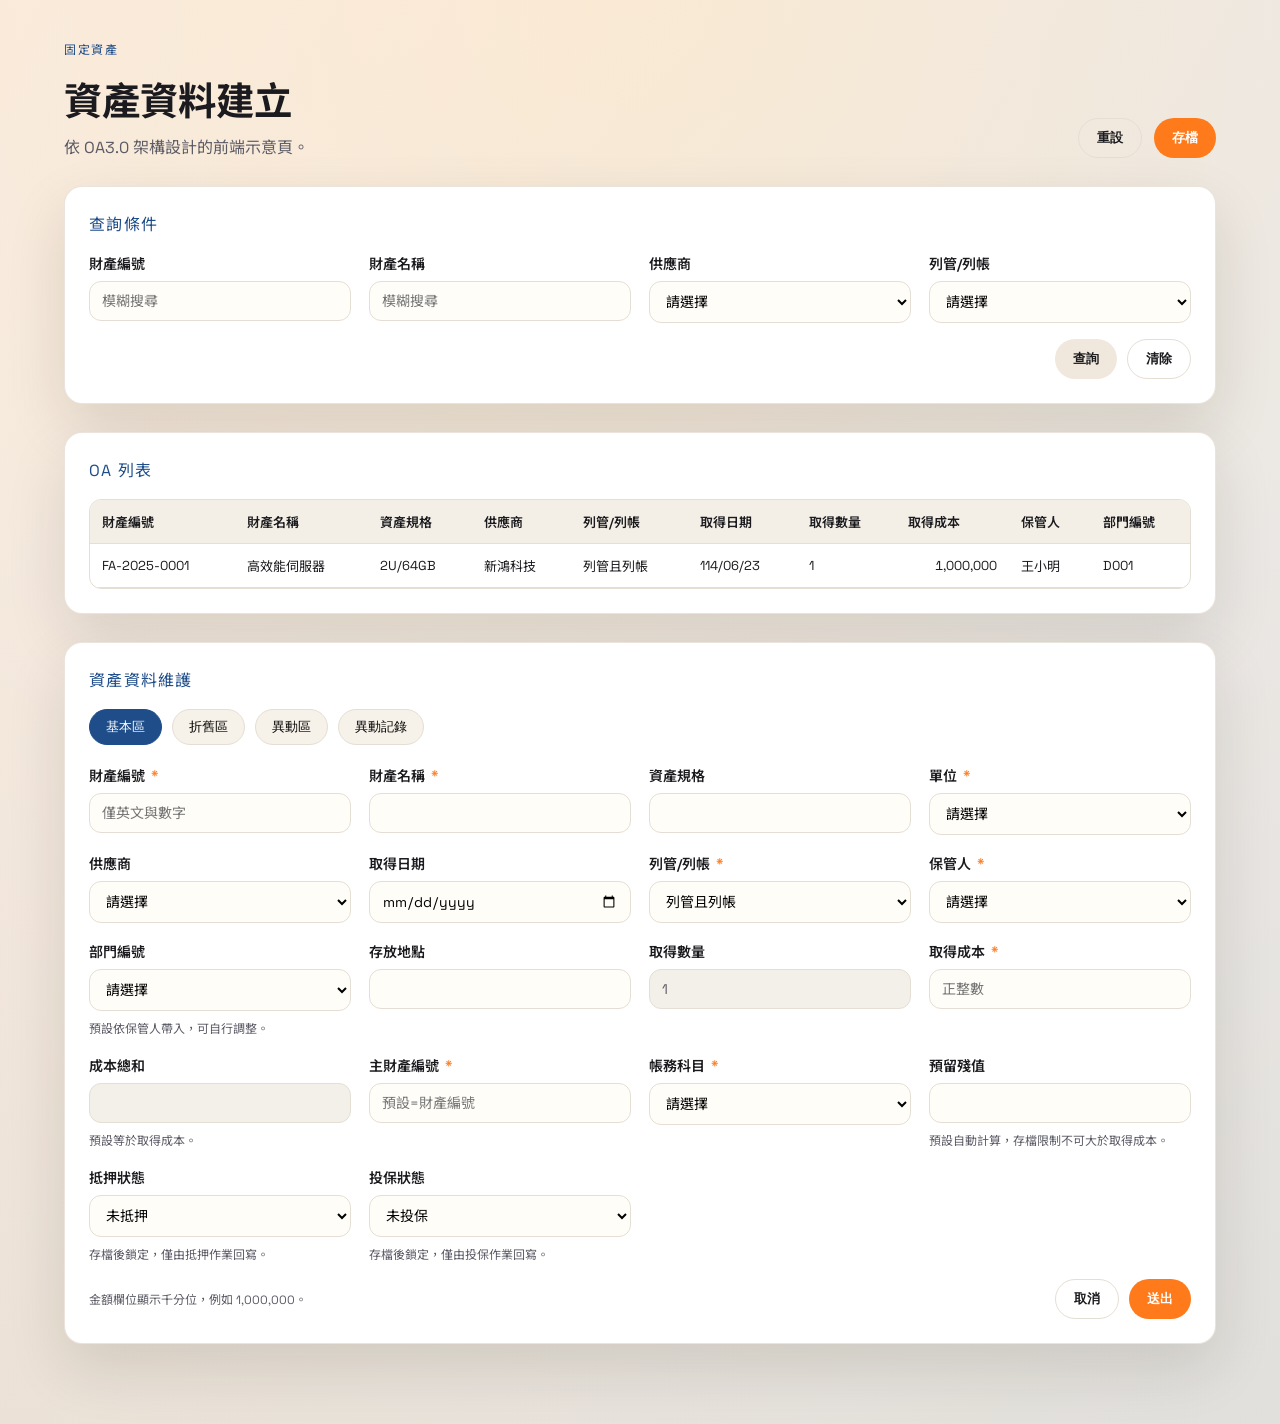
<file: ui/index.html>
<!DOCTYPE html>
<html lang="zh-Hant">

<head>
    <meta charset="UTF-8" />
    <meta name="viewport" content="width=device-width, initial-scale=1.0" />
    <title>資產資料建立</title>
    <link rel="stylesheet" href="styles.css" />
</head>

<body>
    <div class="asset-page">
        <header class="page-header">
            <div>
                <p class="eyebrow">固定資產</p>
                <h1>資產資料建立</h1>
                <p class="subtitle">依 OA3.0 架構設計的前端示意頁。</p>
            </div>
            <div class="header-actions">
                <button class="btn ghost" type="button">重設</button>
                <button class="btn primary" type="button">存檔</button>
            </div>
        </header>

        <section class="panel search-panel">
            <div class="panel-title">查詢條件</div>
            <div class="grid-4">
                <label class="field">
                    <div class="label">財產編號</div>
                    <input placeholder="模糊搜尋" />
                </label>
                <label class="field">
                    <div class="label">財產名稱</div>
                    <input placeholder="模糊搜尋" />
                </label>
                <label class="field">
                    <div class="label">供應商</div>
                    <select>
                        <option value="">請選擇</option>
                        <option value="v1">新鴻科技</option>
                        <option value="v2">聯達實業</option>
                    </select>
                </label>
                <label class="field">
                    <div class="label">列管/列帳</div>
                    <select>
                        <option value="">請選擇</option>
                        <option value="1">列管且列帳</option>
                        <option value="2">列管不列帳</option>
                        <option value="3">列帳不列管</option>
                    </select>
                </label>
            </div>
            <div class="panel-actions">
                <button class="btn" type="button">查詢</button>
                <button class="btn ghost" type="button">清除</button>
            </div>
        </section>

        <section class="panel list-panel">
            <div class="panel-title">OA 列表</div>
            <div class="table-wrap">
                <table>
                    <thead>
                        <tr>
                            <th>財產編號</th>
                            <th>財產名稱</th>
                            <th>資產規格</th>
                            <th>供應商</th>
                            <th>列管/列帳</th>
                            <th>取得日期</th>
                            <th>取得數量</th>
                            <th>取得成本</th>
                            <th>保管人</th>
                            <th>部門編號</th>
                        </tr>
                    </thead>
                    <tbody>
                        <tr>
                            <td>FA-2025-0001</td>
                            <td>高效能伺服器</td>
                            <td>2U/64GB</td>
                            <td>新鴻科技</td>
                            <td>列管且列帳</td>
                            <td>114/06/23</td>
                            <td>1</td>
                            <td class="number">1,000,000</td>
                            <td>王小明</td>
                            <td>D001</td>
                        </tr>
                    </tbody>
                </table>
            </div>
        </section>

        <section class="panel form-panel">
            <div class="panel-title">資產資料維護</div>
            <div class="tabs">
                <button class="tab active" type="button">基本區</button>
                <button class="tab" type="button">折舊區</button>
                <button class="tab" type="button">異動區</button>
                <button class="tab" type="button">異動記錄</button>
            </div>

            <div class="grid-3">
                <label class="field">
                    <div class="label">財產編號<span class="required">*</span></div>
                    <input placeholder="僅英文與數字" />
                </label>
                <label class="field">
                    <div class="label">財產名稱<span class="required">*</span></div>
                    <input />
                </label>
                <label class="field">
                    <div class="label">資產規格</div>
                    <input />
                </label>

                <label class="field">
                    <div class="label">單位<span class="required">*</span></div>
                    <select>
                        <option value="">請選擇</option>
                        <option>台</option>
                        <option>輛</option>
                        <option>棟</option>
                        <option>匹</option>
                    </select>
                </label>
                <label class="field">
                    <div class="label">供應商</div>
                    <select>
                        <option value="">請選擇</option>
                        <option value="v1">新鴻科技</option>
                        <option value="v2">聯達實業</option>
                    </select>
                </label>
                <label class="field">
                    <div class="label">取得日期</div>
                    <input type="date" />
                </label>

                <label class="field">
                    <div class="label">列管/列帳<span class="required">*</span></div>
                    <select>
                        <option value="1">列管且列帳</option>
                        <option value="2">列管不列帳</option>
                        <option value="3">列帳不列管</option>
                    </select>
                </label>
                <label class="field">
                    <div class="label">保管人<span class="required">*</span></div>
                    <select>
                        <option value="">請選擇</option>
                        <option value="e1">王小明</option>
                        <option value="e2">陳怡君</option>
                    </select>
                </label>
                <label class="field">
                    <div class="label">部門編號</div>
                    <select>
                        <option value="">請選擇</option>
                        <option value="D001">D001 研發部</option>
                        <option value="D002">D002 行政部</option>
                    </select>
                    <div class="hint">預設依保管人帶入，可自行調整。</div>
                </label>

                <label class="field">
                    <div class="label">存放地點</div>
                    <input />
                </label>
                <label class="field read-only">
                    <div class="label">取得數量</div>
                    <input value="1" readonly />
                </label>
                <label class="field">
                    <div class="label">取得成本<span class="required">*</span></div>
                    <input placeholder="正整數" />
                </label>

                <label class="field read-only">
                    <div class="label">成本總和</div>
                    <input value="" readonly />
                    <div class="hint">預設等於取得成本。</div>
                </label>
                <label class="field">
                    <div class="label">主財產編號<span class="required">*</span></div>
                    <input placeholder="預設=財產編號" />
                </label>
                <label class="field">
                    <div class="label">帳務科目<span class="required">*</span></div>
                    <select>
                        <option value="">請選擇</option>
                        <option value="A100">A100 固定資產</option>
                        <option value="A200">A200 累計折舊</option>
                    </select>
                </label>

                <label class="field">
                    <div class="label">預留殘值</div>
                    <input />
                    <div class="hint">預設自動計算，存檔限制不可大於取得成本。</div>
                </label>
                <label class="field">
                    <div class="label">抵押狀態</div>
                    <select>
                        <option value="1">未抵押</option>
                        <option value="2">已抵押</option>
                    </select>
                    <div class="hint">存檔後鎖定，僅由抵押作業回寫。</div>
                </label>
                <label class="field">
                    <div class="label">投保狀態</div>
                    <select>
                        <option value="1">未投保</option>
                        <option value="2">已投保</option>
                    </select>
                    <div class="hint">存檔後鎖定，僅由投保作業回寫。</div>
                </label>
            </div>

            <div class="panel-actions footer-actions">
                <div class="note">金額欄位顯示千分位，例如 1,000,000。</div>
                <div class="actions">
                    <button class="btn ghost" type="button">取消</button>
                    <button class="btn primary" type="button">送出</button>
                </div>
            </div>
        </section>
    </div>
</body>

</html>
</file>
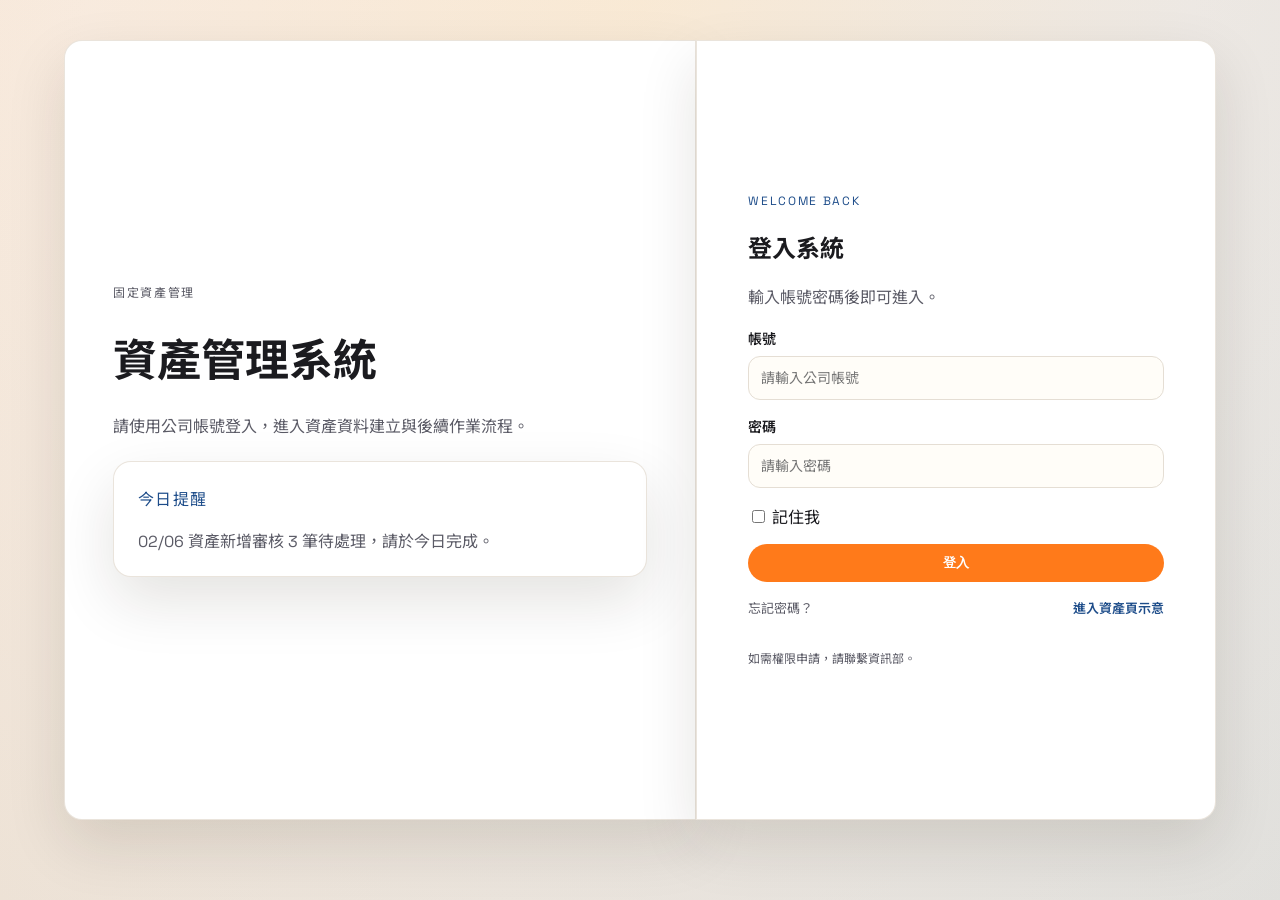
<file: ui/login.html>
<!DOCTYPE html>
<html lang="zh-Hant">

<head>
    <meta charset="UTF-8" />
    <meta name="viewport" content="width=device-width, initial-scale=1.0" />
    <title>登入 | 資產管理系統</title>
    <link rel="stylesheet" href="styles.css" />
</head>

<body>
    <main class="login-page">
        <section class="login-hero">
            <p class="eyebrow">固定資產管理</p>
            <h1>資產管理系統</h1>
            <p>請使用公司帳號登入，進入資產資料建立與後續作業流程。</p>
            <div class="panel">
                <div class="panel-title">今日提醒</div>
                <p>02/06 資產新增審核 3 筆待處理，請於今日完成。</p>
            </div>
        </section>

        <section class="login-card">
            <div>
                <p class="eyebrow">Welcome Back</p>
                <h2>登入系統</h2>
                <p class="subtitle">輸入帳號密碼後即可進入。</p>
            </div>
            <form class="login-form" action="index.html">
                <label class="field">
                    <div class="label">帳號</div>
                    <input type="text" placeholder="請輸入公司帳號" />
                </label>
                <label class="field">
                    <div class="label">密碼</div>
                    <input type="password" placeholder="請輸入密碼" />
                </label>
                <label class="checkbox">
                    <input type="checkbox" />
                    記住我
                </label>
                <button class="btn primary" type="submit">登入</button>
                <div class="login-actions">
                    <span>忘記密碼？</span>
                    <a href="index.html">進入資產頁示意</a>
                </div>
            </form>
            <div class="login-footer">如需權限申請，請聯繫資訊部。</div>
        </section>
    </main>
</body>

</html>
</file>
<file: ui/styles.css>
@import url("https://fonts.googleapis.com/css2?family=Space+Grotesk:wght@400;500;600;700&family=Noto+Sans+TC:wght@400;500;700&display=swap");

:root {
    color-scheme: light;
    --bg: #f8f4ee;
    --panel: #ffffff;
    --ink: #1b1b1f;
    --muted: #5b5b66;
    --primary: #ff7a1a;
    --primary-dark: #c95c0b;
    --accent: #1e4d8a;
    --line: #e5ded4;
    --shadow: 0 24px 60px rgba(30, 22, 10, 0.12);
}

* {
    box-sizing: border-box;
}

body {
    margin: 0;
    background: radial-gradient(circle at top, #fff4e1 0%, #f8f4ee 50%, #f1ece3 100%);
    color: var(--ink);
    font-family: "Space Grotesk", "Noto Sans TC", sans-serif;
}

.asset-page {
    min-height: 100vh;
    padding: 40px clamp(20px, 5vw, 80px) 80px;
    display: flex;
    flex-direction: column;
    gap: 28px;
    background-image: linear-gradient(120deg, rgba(255, 122, 26, 0.08), rgba(30, 77, 138, 0.08));
}

.page-header {
    display: flex;
    justify-content: space-between;
    align-items: flex-end;
    gap: 24px;
}

.eyebrow {
    text-transform: uppercase;
    letter-spacing: 0.14em;
    font-size: 12px;
    color: var(--accent);
    margin: 0 0 12px;
}

.page-header h1 {
    font-size: clamp(28px, 3vw, 42px);
    margin: 0;
}

.subtitle {
    margin: 8px 0 0;
    color: var(--muted);
}

.header-actions {
    display: flex;
    gap: 12px;
}

.panel {
    background: var(--panel);
    padding: 24px;
    border-radius: 18px;
    box-shadow: var(--shadow);
    border: 1px solid rgba(229, 222, 212, 0.8);
    animation: float-in 0.6s ease;
}

.panel-title {
    font-size: 16px;
    letter-spacing: 0.08em;
    text-transform: uppercase;
    color: var(--accent);
    margin-bottom: 18px;
}

.grid-4,
.grid-3 {
    display: grid;
    gap: 18px;
}

.grid-4 {
    grid-template-columns: repeat(auto-fit, minmax(180px, 1fr));
}

.grid-3 {
    grid-template-columns: repeat(auto-fit, minmax(220px, 1fr));
}

.field {
    display: flex;
    flex-direction: column;
    gap: 8px;
    font-size: 14px;
}

.field .label {
    display: flex;
    align-items: center;
    gap: 6px;
    font-weight: 600;
}

.required {
    color: var(--primary);
}

input,
select {
    padding: 10px 12px;
    border-radius: 12px;
    border: 1px solid var(--line);
    font-size: 14px;
    font-family: inherit;
    background: #fffdf8;
}

input:focus,
select:focus {
    outline: 2px solid rgba(255, 122, 26, 0.3);
    border-color: var(--primary);
}

.field.read-only input {
    background: #f3f0ea;
    color: var(--muted);
}

.hint {
    font-size: 12px;
    color: var(--muted);
}

.tabs {
    display: flex;
    gap: 10px;
    margin-bottom: 20px;
    flex-wrap: wrap;
}

.tab {
    border: 1px solid var(--line);
    background: #f6f1e9;
    padding: 8px 16px;
    border-radius: 999px;
    font-size: 13px;
    cursor: pointer;
}

.tab.active {
    background: var(--accent);
    color: #fff;
    border-color: var(--accent);
}

.table-wrap {
    overflow-x: auto;
    border-radius: 12px;
    border: 1px solid var(--line);
}

.table-wrap table {
    width: 100%;
    border-collapse: collapse;
    font-size: 13px;
}

th,
td {
    padding: 12px;
    border-bottom: 1px solid var(--line);
    text-align: left;
    white-space: nowrap;
}

th {
    background: #f4efe6;
    font-weight: 600;
}

.number {
    text-align: right;
    font-variant-numeric: tabular-nums;
}

.panel-actions {
    display: flex;
    justify-content: flex-end;
    gap: 10px;
    margin-top: 16px;
}

.footer-actions {
    align-items: center;
    justify-content: space-between;
}

.note {
    color: var(--muted);
    font-size: 12px;
}

.actions {
    display: flex;
    gap: 10px;
}

.btn {
    border: none;
    background: #f0e8dc;
    color: var(--ink);
    padding: 10px 18px;
    border-radius: 999px;
    cursor: pointer;
    font-weight: 600;
}

.btn.primary {
    background: var(--primary);
    color: #fff;
}

.btn.primary:hover {
    background: var(--primary-dark);
}

.btn.ghost {
    background: transparent;
    border: 1px solid var(--line);
}

@keyframes float-in {
    from {
        opacity: 0;
        transform: translateY(12px);
    }

    to {
        opacity: 1;
        transform: translateY(0);
    }
}

@media (max-width: 900px) {
    .page-header {
        flex-direction: column;
        align-items: flex-start;
    }

    .footer-actions {
        flex-direction: column;
        align-items: flex-start;
        gap: 12px;
    }
}

.login-page {
    min-height: 100vh;
    display: grid;
    grid-template-columns: minmax(260px, 1fr) minmax(320px, 520px);
    gap: 0;
    padding: 40px clamp(20px, 5vw, 80px) 80px;
    background-image: linear-gradient(120deg, rgba(255, 122, 26, 0.08), rgba(30, 77, 138, 0.08));
}

.login-hero {
    padding: 48px;
    display: flex;
    flex-direction: column;
    justify-content: center;
    gap: 24px;
    background: var(--panel);
    border-radius: 18px 0 0 18px;
    border: 1px solid rgba(229, 222, 212, 0.8);
    box-shadow: var(--shadow);
}

.login-hero h1 {
    font-size: clamp(28px, 4vw, 44px);
    margin: 0;
}

.login-hero p {
    margin: 0;
    color: var(--muted);
    max-width: 420px;
}

.login-card {
    margin: 0;
    padding: 48px clamp(24px, 4vw, 56px);
    display: flex;
    flex-direction: column;
    justify-content: center;
    gap: 20px;
    background: var(--panel);
    box-shadow: var(--shadow);
    border-radius: 0 18px 18px 0;
    border: 1px solid rgba(229, 222, 212, 0.8);
}

.login-form {
    display: flex;
    flex-direction: column;
    gap: 16px;
}

.login-form .field input {
    height: 44px;
}

.login-actions {
    display: flex;
    align-items: center;
    justify-content: space-between;
    gap: 12px;
    font-size: 13px;
    color: var(--muted);
}

.login-actions a {
    color: var(--accent);
    text-decoration: none;
    font-weight: 600;
}

.login-footer {
    margin-top: 12px;
    font-size: 12px;
    color: var(--muted);
}

@media (max-width: 960px) {
    .login-page {
        grid-template-columns: 1fr;
    }

    .login-hero {
        border-radius: 18px 18px 0 0;
        padding: 40px 32px 24px;
    }

    .login-card {
        border-radius: 0 0 18px 18px;
        padding: 40px 32px 48px;
    }
}
</file>
